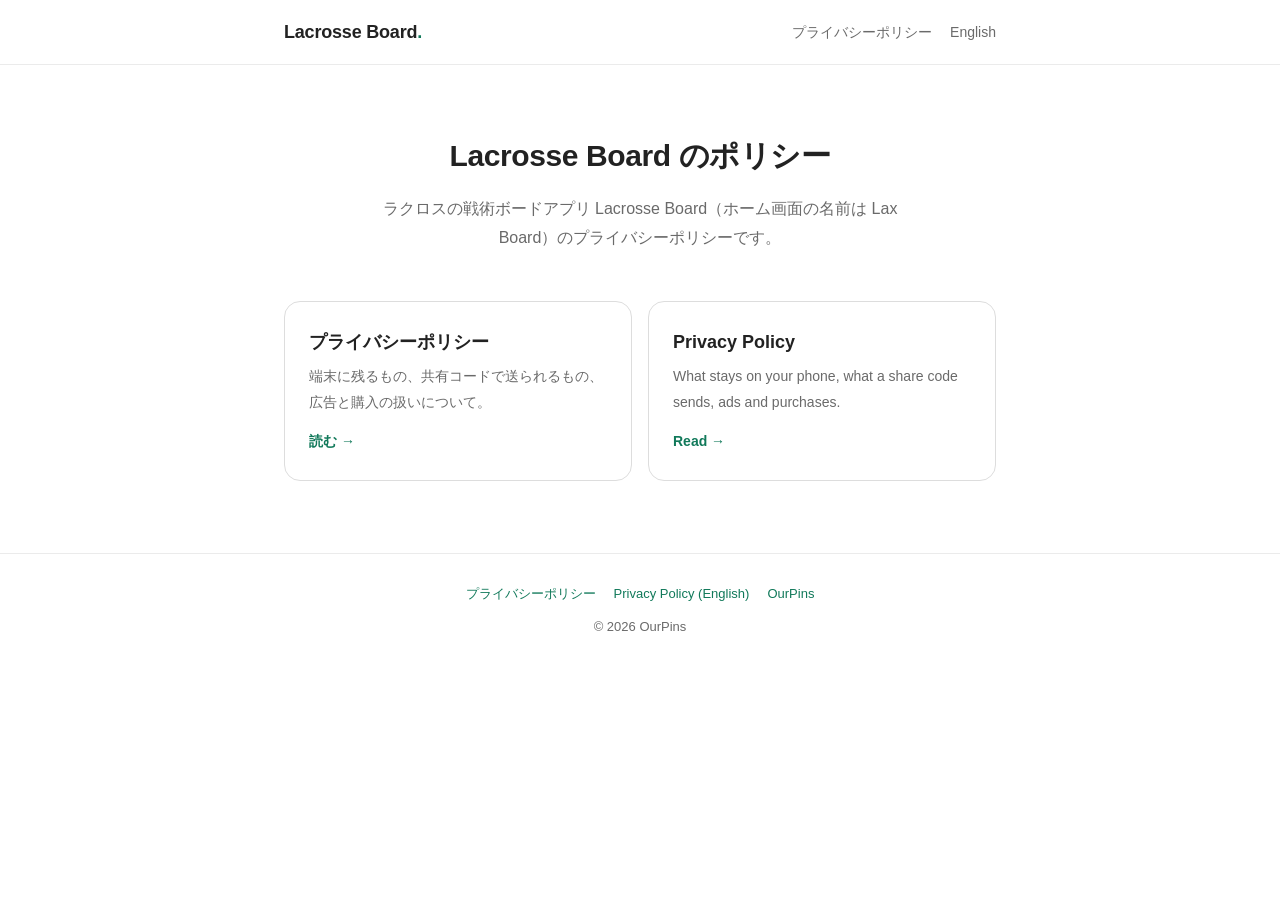
<file: index.html>
<!DOCTYPE html>
<html lang="ja">
<head>
  <meta charset="UTF-8" />
  <meta name="viewport" content="width=device-width, initial-scale=1.0" />
  <title>Lacrosse Board — ポリシー</title>
  <meta name="description" content="ラクロス戦術ボードアプリ Lacrosse Board のプライバシーポリシー。" />
  <link rel="stylesheet" href="styles.css" />
</head>
<body>
  <header class="site-header">
    <div class="inner">
      <a class="brand" href="https://ourpins.app/">Lacrosse Board<span class="dot">.</span></a>
      <nav>
        <a href="privacy-policy.html">プライバシーポリシー</a>
        <a href="privacy-policy-en.html">English</a>
      </nav>
    </div>
  </header>

  <main>
    <section class="hero">
      <h1>Lacrosse Board のポリシー</h1>
      <p>ラクロスの戦術ボードアプリ Lacrosse Board（ホーム画面の名前は Lax Board）のプライバシーポリシーです。</p>
    </section>

    <section class="cards">
      <a class="card" href="privacy-policy.html">
        <h2>プライバシーポリシー</h2>
        <p>端末に残るもの、共有コードで送られるもの、広告と購入の扱いについて。</p>
        <span class="arrow">読む →</span>
      </a>
      <a class="card" href="privacy-policy-en.html">
        <h2>Privacy Policy</h2>
        <p>What stays on your phone, what a share code sends, ads and purchases.</p>
        <span class="arrow">Read →</span>
      </a>
    </section>
  </main>

  <footer class="site-footer">
    <nav>
      <a href="privacy-policy.html">プライバシーポリシー</a>
      <a href="privacy-policy-en.html">Privacy Policy (English)</a>
      <a href="https://ourpins.app/">OurPins</a>
    </nav>
    <div>© 2026 OurPins</div>
  </footer>
</body>
</html>
</file>
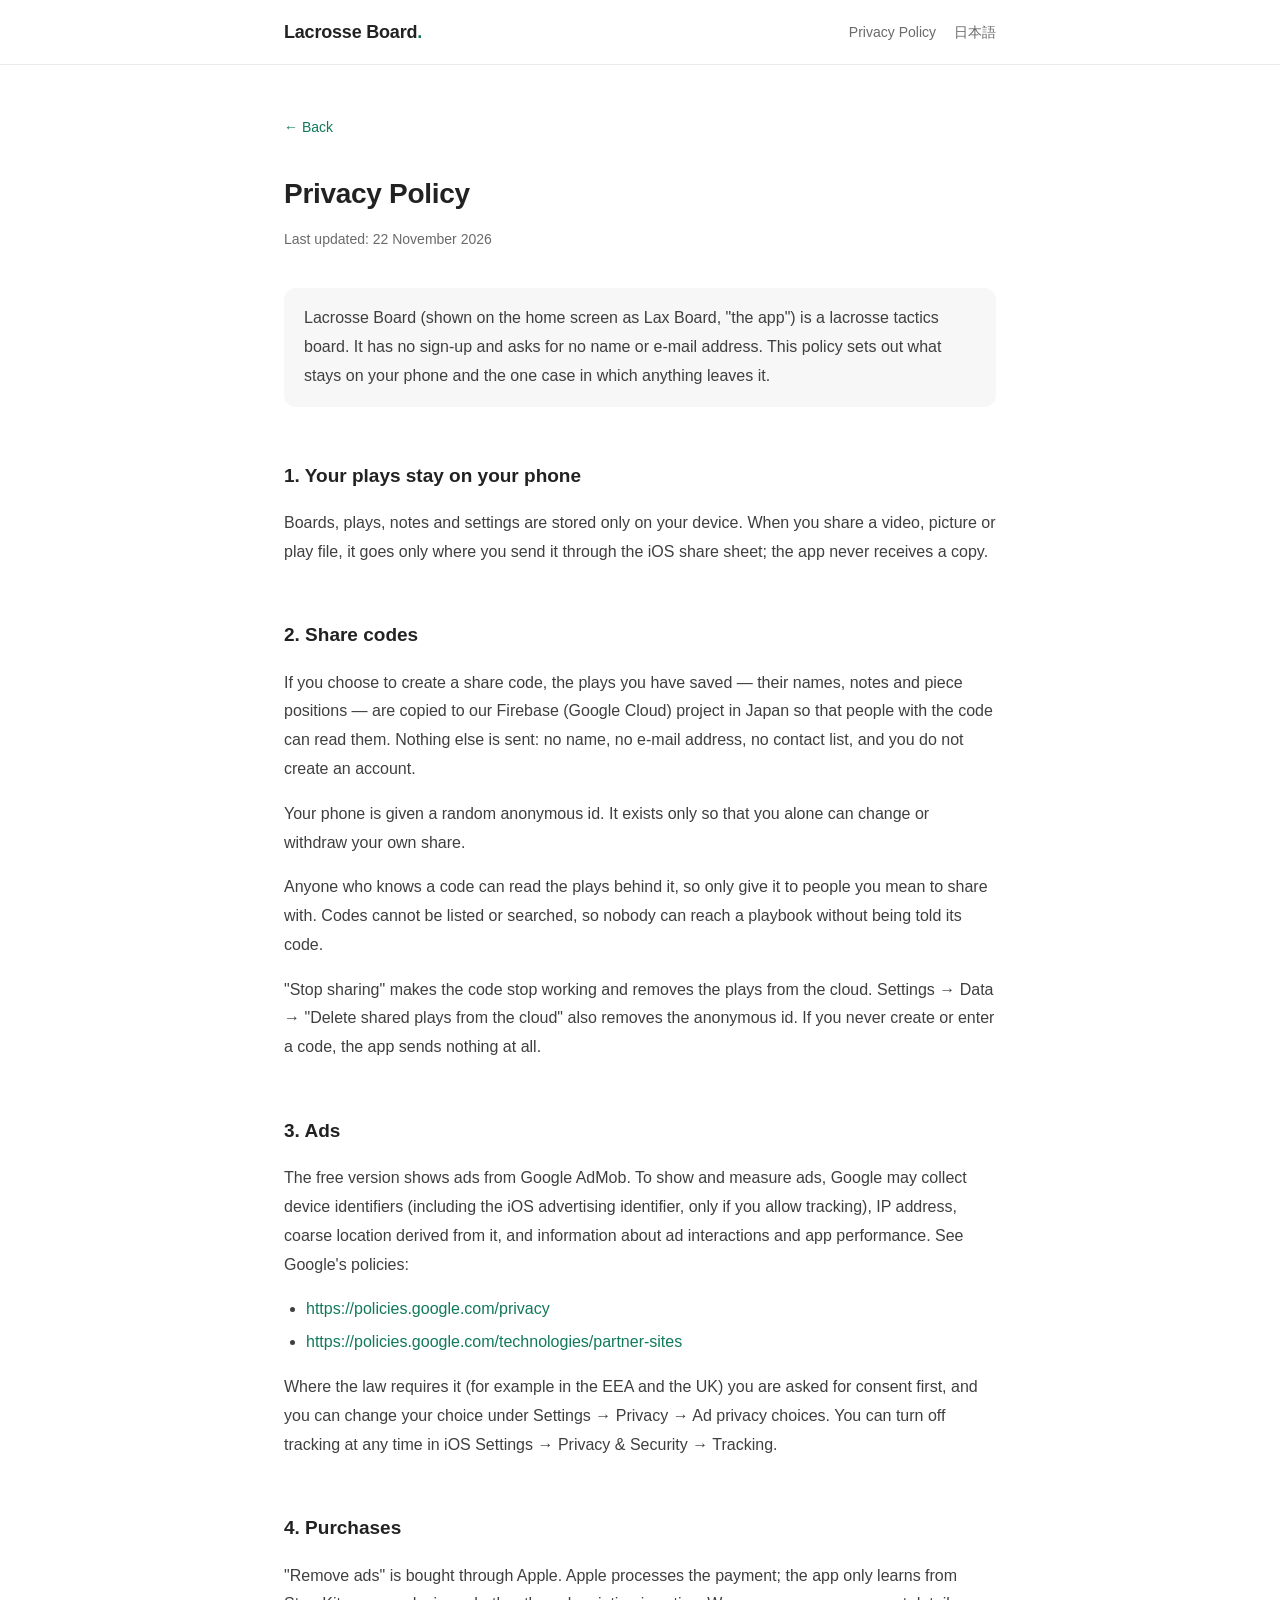
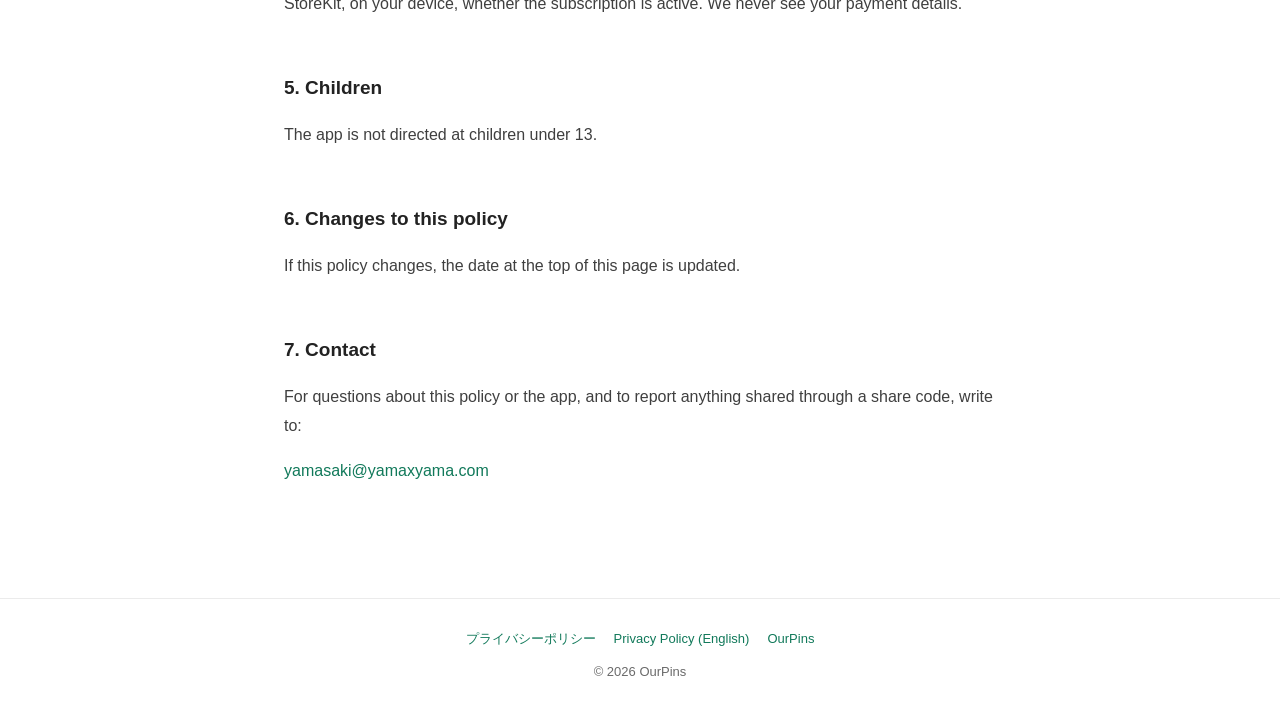
<file: privacy-policy-en.html>
<!DOCTYPE html>
<html lang="en">
<head>
  <meta charset="UTF-8" />
  <meta name="viewport" content="width=device-width, initial-scale=1.0" />
  <title>Privacy Policy — Lacrosse Board</title>
  <meta name="description" content="Privacy policy for Lacrosse Board, a lacrosse tactics board for iPhone." />
  <link rel="alternate" hreflang="ja" href="privacy-policy.html" />
  <link rel="stylesheet" href="styles.css" />
</head>
<body>
  <header class="site-header">
    <div class="inner">
      <a class="brand" href="index.html">Lacrosse Board<span class="dot">.</span></a>
      <nav>
        <a href="privacy-policy-en.html">Privacy Policy</a>
        <a href="privacy-policy.html">日本語</a>
      </nav>
    </div>
  </header>

  <main class="doc">
    <a class="back" href="index.html">← Back</a>
    <h1>Privacy Policy</h1>
    <p class="meta">Last updated: 22 November 2026</p>

    <div class="intro">
      <p style="margin:0">Lacrosse Board (shown on the home screen as Lax Board, "the app") is a lacrosse tactics board. It has no sign-up and asks for no name or e-mail address. This policy sets out what stays on your phone and the one case in which anything leaves it.</p>
    </div>

    <h2>1. Your plays stay on your phone</h2>
    <p>Boards, plays, notes and settings are stored only on your device. When you share a video, picture or play file, it goes only where you send it through the iOS share sheet; the app never receives a copy.</p>

    <h2>2. Share codes</h2>
    <p>If you choose to create a share code, the plays you have saved — their names, notes and piece positions — are copied to our Firebase (Google Cloud) project in Japan so that people with the code can read them. Nothing else is sent: no name, no e-mail address, no contact list, and you do not create an account.</p>
    <p>Your phone is given a random anonymous id. It exists only so that you alone can change or withdraw your own share.</p>
    <p>Anyone who knows a code can read the plays behind it, so only give it to people you mean to share with. Codes cannot be listed or searched, so nobody can reach a playbook without being told its code.</p>
    <p>"Stop sharing" makes the code stop working and removes the plays from the cloud. Settings → Data → "Delete shared plays from the cloud" also removes the anonymous id. If you never create or enter a code, the app sends nothing at all.</p>

    <h2>3. Ads</h2>
    <p>The free version shows ads from Google AdMob. To show and measure ads, Google may collect device identifiers (including the iOS advertising identifier, only if you allow tracking), IP address, coarse location derived from it, and information about ad interactions and app performance. See Google's policies:</p>
    <ul>
      <li><a href="https://policies.google.com/privacy">https://policies.google.com/privacy</a></li>
      <li><a href="https://policies.google.com/technologies/partner-sites">https://policies.google.com/technologies/partner-sites</a></li>
    </ul>
    <p>Where the law requires it (for example in the EEA and the UK) you are asked for consent first, and you can change your choice under Settings → Privacy → Ad privacy choices. You can turn off tracking at any time in iOS Settings → Privacy &amp; Security → Tracking.</p>

    <h2>4. Purchases</h2>
    <p>"Remove ads" is bought through Apple. Apple processes the payment; the app only learns from StoreKit, on your device, whether the subscription is active. We never see your payment details.</p>

    <h2>5. Children</h2>
    <p>The app is not directed at children under 13.</p>

    <h2>6. Changes to this policy</h2>
    <p>If this policy changes, the date at the top of this page is updated.</p>

    <h2>7. Contact</h2>
    <p>For questions about this policy or the app, and to report anything shared through a share code, write to:</p>
    <p><a href="mailto:yamasaki@yamaxyama.com">yamasaki@yamaxyama.com</a></p>
  </main>

  <footer class="site-footer">
    <nav>
      <a href="privacy-policy.html">プライバシーポリシー</a>
      <a href="privacy-policy-en.html">Privacy Policy (English)</a>
      <a href="https://ourpins.app/">OurPins</a>
    </nav>
    <div>© 2026 OurPins</div>
  </footer>
</body>
</html>
</file>
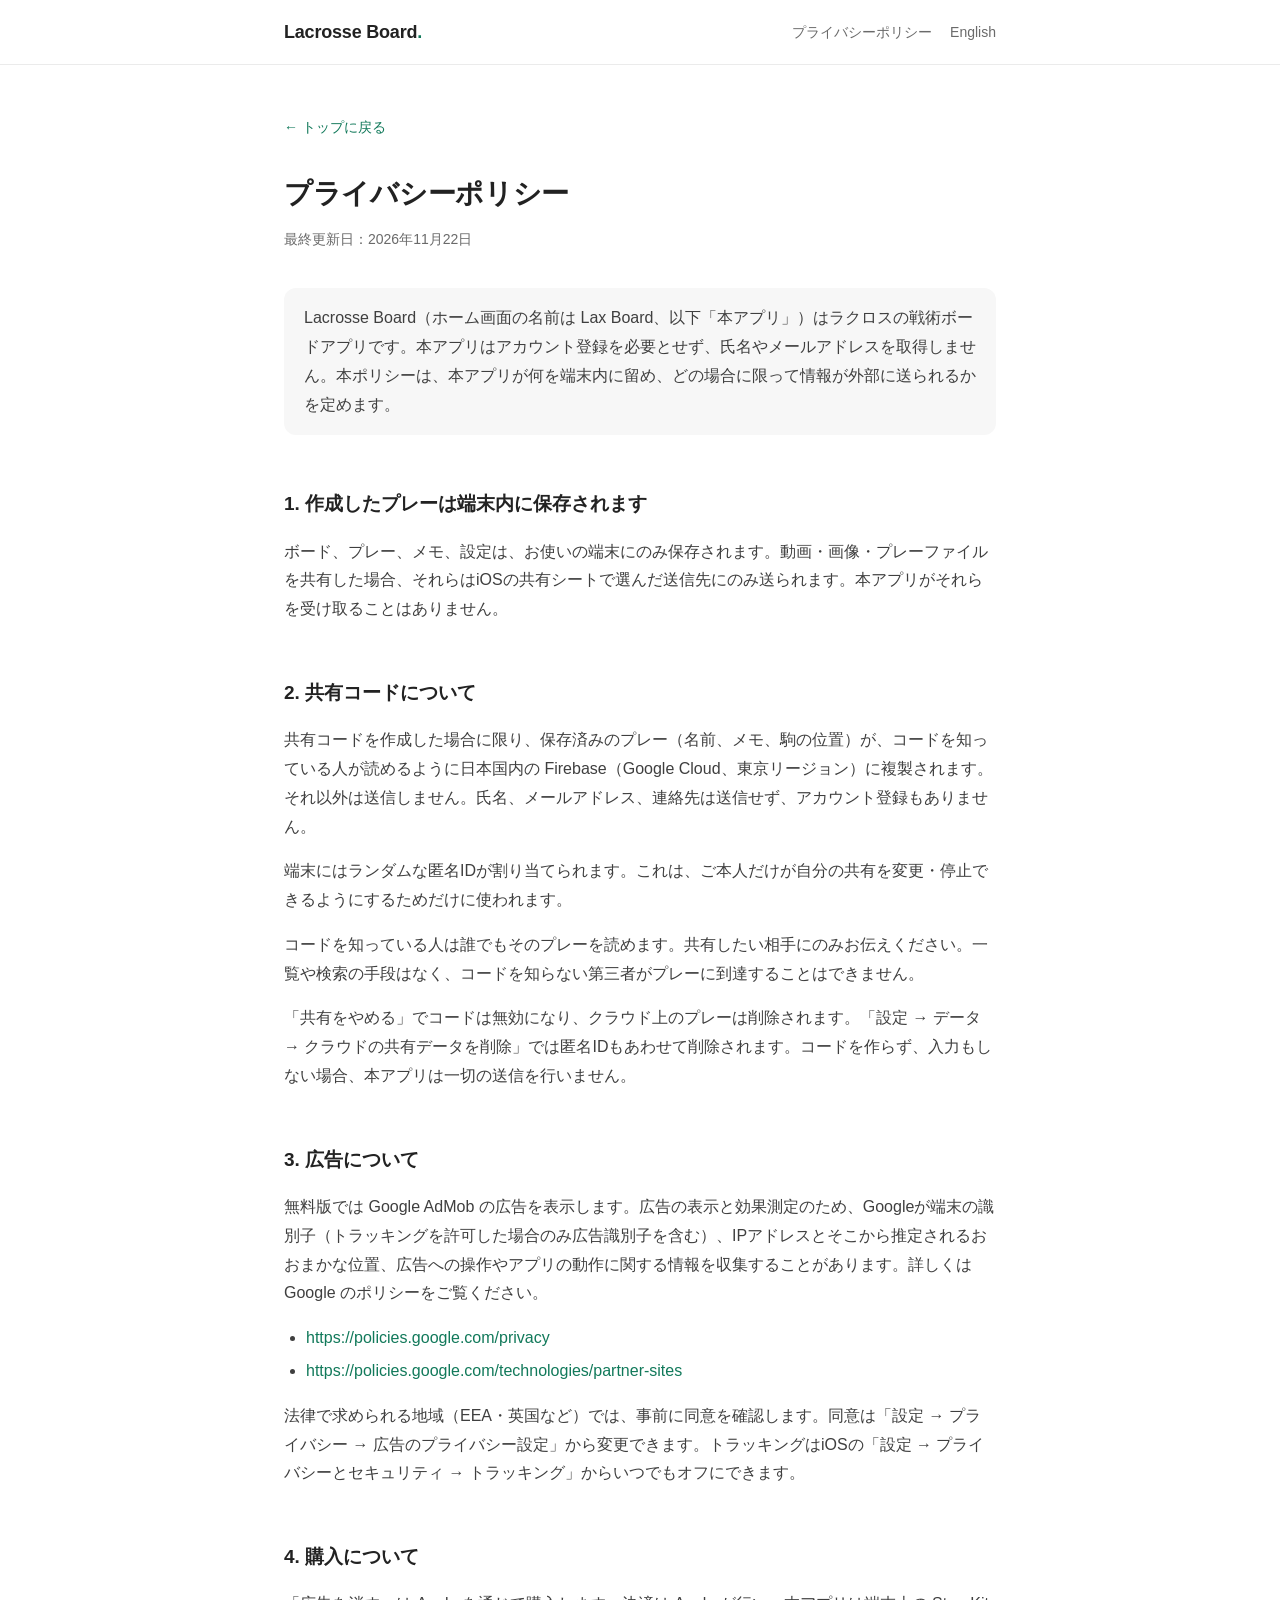
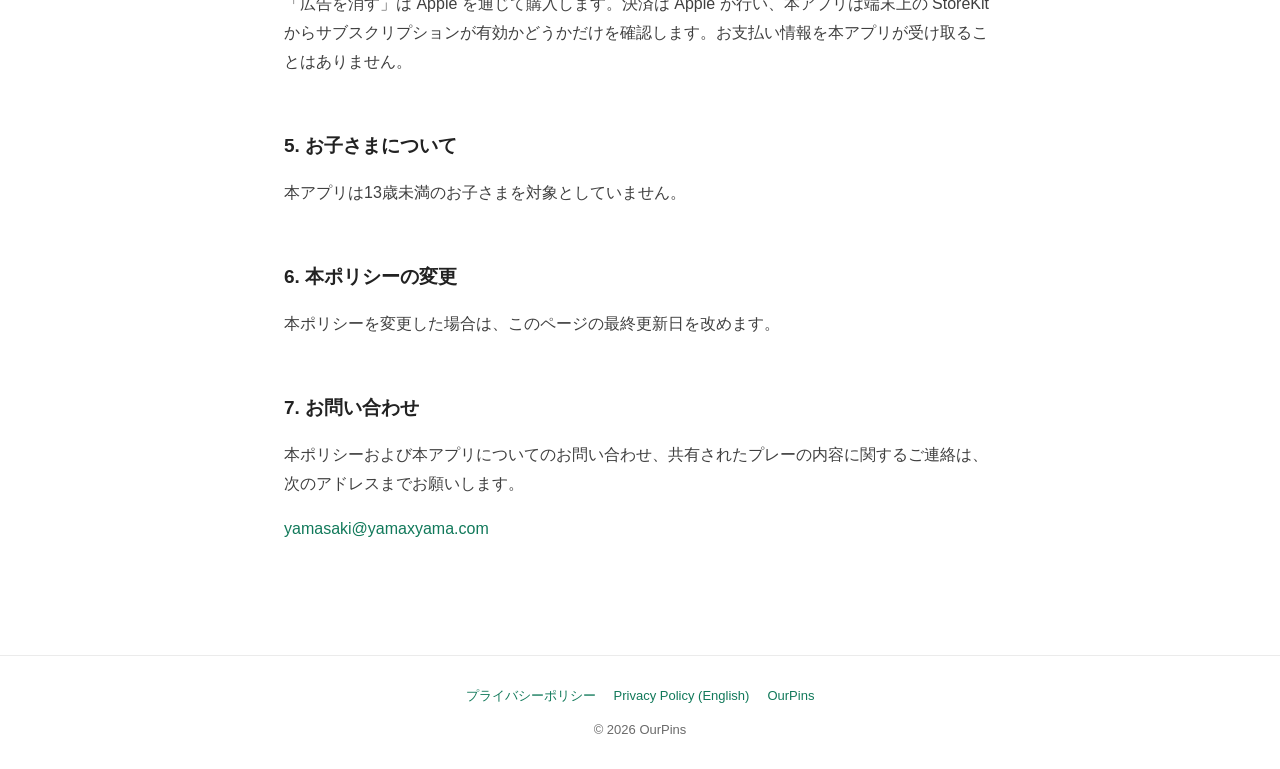
<file: privacy-policy.html>
<!DOCTYPE html>
<html lang="ja">
<head>
  <meta charset="UTF-8" />
  <meta name="viewport" content="width=device-width, initial-scale=1.0" />
  <title>プライバシーポリシー — Lacrosse Board</title>
  <meta name="description" content="ラクロス戦術ボードアプリ Lacrosse Board のプライバシーポリシー。" />
  <link rel="alternate" hreflang="en" href="privacy-policy-en.html" />
  <link rel="stylesheet" href="styles.css" />
</head>
<body>
  <header class="site-header">
    <div class="inner">
      <a class="brand" href="index.html">Lacrosse Board<span class="dot">.</span></a>
      <nav>
        <a href="privacy-policy.html">プライバシーポリシー</a>
        <a href="privacy-policy-en.html">English</a>
      </nav>
    </div>
  </header>

  <main class="doc">
    <a class="back" href="index.html">← トップに戻る</a>
    <h1>プライバシーポリシー</h1>
    <p class="meta">最終更新日：2026年11月22日</p>

    <div class="intro">
      <p style="margin:0">Lacrosse Board（ホーム画面の名前は Lax Board、以下「本アプリ」）はラクロスの戦術ボードアプリです。本アプリはアカウント登録を必要とせず、氏名やメールアドレスを取得しません。本ポリシーは、本アプリが何を端末内に留め、どの場合に限って情報が外部に送られるかを定めます。</p>
    </div>

    <h2>1. 作成したプレーは端末内に保存されます</h2>
    <p>ボード、プレー、メモ、設定は、お使いの端末にのみ保存されます。動画・画像・プレーファイルを共有した場合、それらはiOSの共有シートで選んだ送信先にのみ送られます。本アプリがそれらを受け取ることはありません。</p>

    <h2>2. 共有コードについて</h2>
    <p>共有コードを作成した場合に限り、保存済みのプレー（名前、メモ、駒の位置）が、コードを知っている人が読めるように日本国内の Firebase（Google Cloud、東京リージョン）に複製されます。それ以外は送信しません。氏名、メールアドレス、連絡先は送信せず、アカウント登録もありません。</p>
    <p>端末にはランダムな匿名IDが割り当てられます。これは、ご本人だけが自分の共有を変更・停止できるようにするためだけに使われます。</p>
    <p>コードを知っている人は誰でもそのプレーを読めます。共有したい相手にのみお伝えください。一覧や検索の手段はなく、コードを知らない第三者がプレーに到達することはできません。</p>
    <p>「共有をやめる」でコードは無効になり、クラウド上のプレーは削除されます。「設定 → データ → クラウドの共有データを削除」では匿名IDもあわせて削除されます。コードを作らず、入力もしない場合、本アプリは一切の送信を行いません。</p>

    <h2>3. 広告について</h2>
    <p>無料版では Google AdMob の広告を表示します。広告の表示と効果測定のため、Googleが端末の識別子（トラッキングを許可した場合のみ広告識別子を含む）、IPアドレスとそこから推定されるおおまかな位置、広告への操作やアプリの動作に関する情報を収集することがあります。詳しくは Google のポリシーをご覧ください。</p>
    <ul>
      <li><a href="https://policies.google.com/privacy">https://policies.google.com/privacy</a></li>
      <li><a href="https://policies.google.com/technologies/partner-sites">https://policies.google.com/technologies/partner-sites</a></li>
    </ul>
    <p>法律で求められる地域（EEA・英国など）では、事前に同意を確認します。同意は「設定 → プライバシー → 広告のプライバシー設定」から変更できます。トラッキングはiOSの「設定 → プライバシーとセキュリティ → トラッキング」からいつでもオフにできます。</p>

    <h2>4. 購入について</h2>
    <p>「広告を消す」は Apple を通じて購入します。決済は Apple が行い、本アプリは端末上の StoreKit からサブスクリプションが有効かどうかだけを確認します。お支払い情報を本アプリが受け取ることはありません。</p>

    <h2>5. お子さまについて</h2>
    <p>本アプリは13歳未満のお子さまを対象としていません。</p>

    <h2>6. 本ポリシーの変更</h2>
    <p>本ポリシーを変更した場合は、このページの最終更新日を改めます。</p>

    <h2>7. お問い合わせ</h2>
    <p>本ポリシーおよび本アプリについてのお問い合わせ、共有されたプレーの内容に関するご連絡は、次のアドレスまでお願いします。</p>
    <p><a href="mailto:yamasaki@yamaxyama.com">yamasaki@yamaxyama.com</a></p>
  </main>

  <footer class="site-footer">
    <nav>
      <a href="privacy-policy.html">プライバシーポリシー</a>
      <a href="privacy-policy-en.html">Privacy Policy (English)</a>
      <a href="https://ourpins.app/">OurPins</a>
    </nav>
    <div>© 2026 OurPins</div>
  </footer>
</body>
</html>
</file>
<file: styles.css>
/* Lacrosse Board legal site. The stylesheet OurPins legal uses, with the
   accent changed to the pitch green the app is drawn in. */
:root {
  --primary: #11795a;
  --primary-active: #0b5940;
  --ink: #222222;
  --body: #3f3f3f;
  --muted: #6a6a6a;
  --hairline: #ebebeb;
  --hairline-strong: #dddddd;
  --canvas: #ffffff;
  --surface-soft: #f7f7f7;
  --max: 760px;
}

* { box-sizing: border-box; }

html { -webkit-text-size-adjust: 100%; }

body {
  margin: 0;
  font-family: -apple-system, BlinkMacSystemFont, "Segoe UI", "Hiragino Kaku Gothic ProN",
    "Hiragino Sans", Meiryo, Roboto, "Helvetica Neue", sans-serif;
  color: var(--body);
  background: var(--canvas);
  line-height: 1.8;
  font-size: 16px;
}

a { color: var(--primary); text-decoration: none; }
a:hover { text-decoration: underline; }

/* Header */
.site-header {
  border-bottom: 1px solid var(--hairline);
  position: sticky;
  top: 0;
  background: rgba(255, 255, 255, 0.92);
  backdrop-filter: saturate(180%) blur(8px);
  z-index: 10;
}
.site-header .inner {
  max-width: var(--max);
  margin: 0 auto;
  padding: 16px 24px;
  display: flex;
  align-items: center;
  gap: 10px;
}
.brand {
  font-weight: 700;
  font-size: 18px;
  color: var(--ink);
  letter-spacing: -0.2px;
}
.brand .dot { color: var(--primary); }
.brand:hover { text-decoration: none; }
.site-header nav { margin-left: auto; display: flex; gap: 18px; font-size: 14px; }
.site-header nav a { color: var(--muted); }

/* Hero */
.hero {
  max-width: var(--max);
  margin: 0 auto;
  padding: 64px 24px 32px;
  text-align: center;
}
.hero h1 {
  font-size: 30px;
  color: var(--ink);
  margin: 0 0 12px;
  letter-spacing: -0.4px;
}
.hero p { color: var(--muted); margin: 0 auto; max-width: 520px; }

.cards {
  max-width: var(--max);
  margin: 0 auto;
  padding: 16px 24px 72px;
  display: grid;
  grid-template-columns: 1fr 1fr;
  gap: 16px;
}
@media (max-width: 560px) { .cards { grid-template-columns: 1fr; } }
.card {
  display: block;
  border: 1px solid var(--hairline-strong);
  border-radius: 16px;
  padding: 24px;
  color: inherit;
  transition: box-shadow 0.15s ease, transform 0.15s ease;
}
.card:hover {
  text-decoration: none;
  box-shadow: 0 6px 20px rgba(0, 0, 0, 0.08);
  transform: translateY(-2px);
}
.card h2 { margin: 0 0 6px; font-size: 18px; color: var(--ink); }
.card p { margin: 0; color: var(--muted); font-size: 14px; }
.card .arrow { color: var(--primary); font-weight: 600; font-size: 14px; margin-top: 14px; display: inline-block; }

/* Document pages */
.doc {
  max-width: var(--max);
  margin: 0 auto;
  padding: 48px 24px 96px;
}
.doc h1 {
  font-size: 28px;
  color: var(--ink);
  margin: 0 0 8px;
  letter-spacing: -0.3px;
}
.doc .meta { color: var(--muted); font-size: 14px; margin: 0 0 36px; }
.doc h2 {
  font-size: 19px;
  color: var(--ink);
  margin: 40px 0 12px;
  padding-top: 12px;
}
.doc h3 { font-size: 16px; color: var(--ink); margin: 24px 0 8px; }
.doc p, .doc li { color: var(--body); }
.doc ul, .doc ol { padding-left: 22px; }
.doc li { margin: 4px 0; }
.doc table {
  width: 100%;
  border-collapse: collapse;
  margin: 16px 0;
  font-size: 14px;
}
.doc th, .doc td {
  border: 1px solid var(--hairline-strong);
  padding: 10px 12px;
  text-align: left;
  vertical-align: top;
}
.doc th { background: var(--surface-soft); color: var(--ink); font-weight: 600; }
.intro {
  background: var(--surface-soft);
  border-radius: 12px;
  padding: 16px 20px;
  margin: 0 0 28px;
}
.back { display: inline-block; margin-bottom: 28px; font-size: 14px; }

/* Footer */
.site-footer {
  border-top: 1px solid var(--hairline);
  padding: 28px 24px;
  text-align: center;
  color: var(--muted);
  font-size: 13px;
}
.site-footer nav { display: flex; gap: 18px; justify-content: center; margin-bottom: 10px; }
</file>
